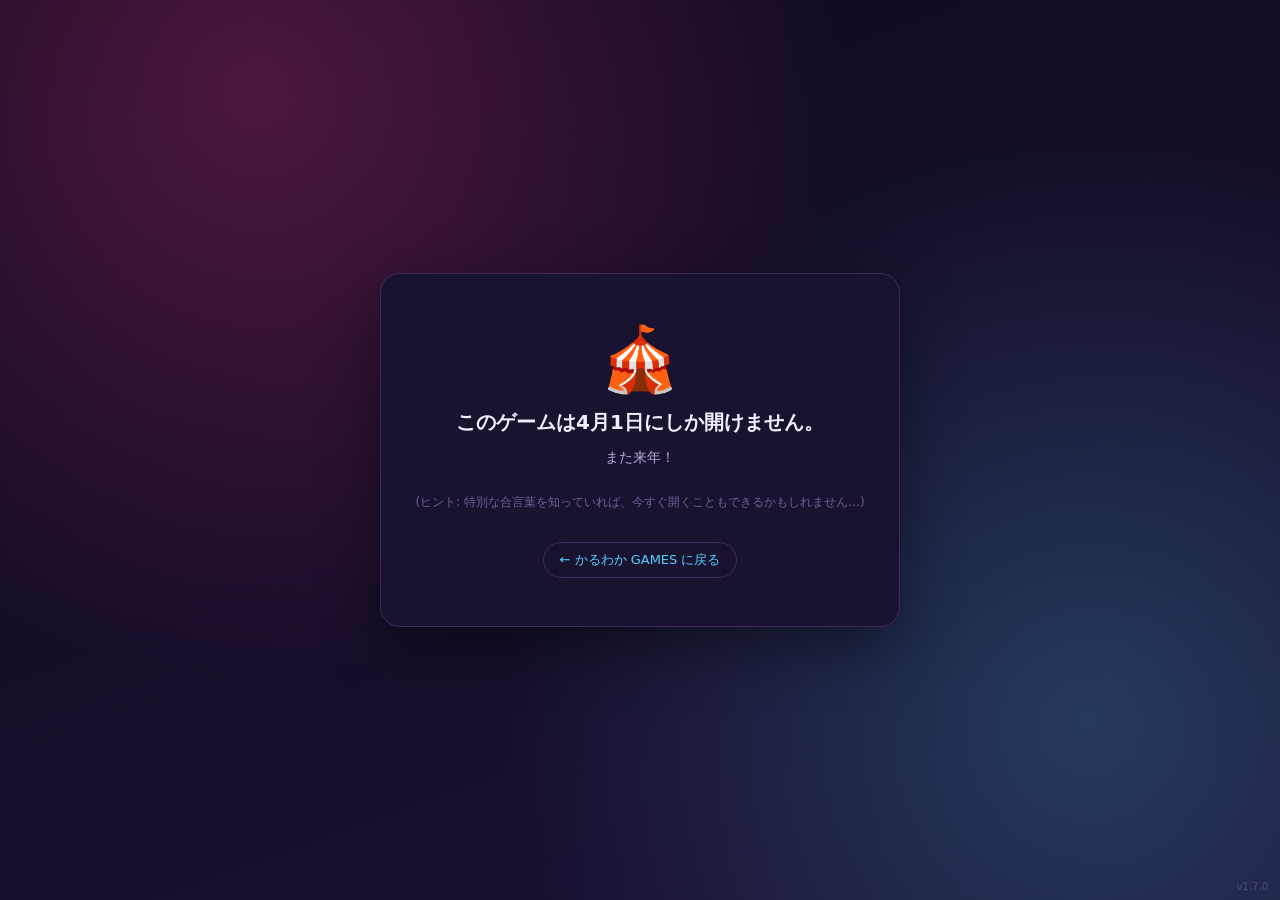
<file: aprilfools-game/index.html>
<!DOCTYPE html>
<html lang="ja">
<head>
<meta charset="UTF-8">
<meta name="viewport" content="width=device-width, initial-scale=1, maximum-scale=1">
<meta name="robots" content="noindex, nofollow">
<title>🔐 本人確認センター - かるわか GAMES</title>
<meta name="description" content="4月1日限定。あなたが人間であることを確認する、はずのシステム。">
<style>
  :root{
    --bg1:#0f0a1e;
    --bg2:#1c1033;
    --accent:#ff3d9a;
    --accent2:#4fd1ff;
    --accent3:#ffd23f;
    --card:#1a1330;
    --card-border:#3a2a5c;
    --text:#f2eeff;
    --text-dim:#b6a9d6;
    --ok:#4fd18f;
    --ng:#ff5d6c;
  }
  *{box-sizing:border-box;}
  html,body{margin:0;padding:0;}
  body{
    min-height:100vh;
    background:
      radial-gradient(circle at 20% 10%, rgba(255,61,154,.25), transparent 45%),
      radial-gradient(circle at 85% 80%, rgba(79,209,255,.22), transparent 45%),
      linear-gradient(160deg, var(--bg1), var(--bg2));
    color:var(--text);
    font-family:"Hiragino Sans","Yu Gothic UI","Segoe UI",system-ui,sans-serif;
    display:flex;
    align-items:center;
    justify-content:center;
    padding:24px;
    overflow-x:hidden;
  }
  .wrap{
    width:100%;
    max-width:520px;
  }

  /* ===== プレースホルダー(4/1以外) ===== */
  .locked{
    text-align:center;
    background:var(--card);
    border:1px solid var(--card-border);
    border-radius:20px;
    padding:48px 28px;
    box-shadow:0 20px 60px rgba(0,0,0,.4);
  }
  .locked .big{ font-size:64px; margin-bottom:12px; }
  .locked h1{ font-size:20px; margin:0 0 10px; }
  .locked p{ color:var(--text-dim); line-height:1.7; margin:0 0 6px; font-size:14px;}
  .locked .hint{ margin-top:22px; font-size:12px; color:#6d5f96; }
  .locked a.back{
    display:inline-block; margin-top:24px; color:var(--accent2);
    text-decoration:none; font-size:13px; border:1px solid var(--card-border);
    padding:8px 16px; border-radius:999px;
  }
  .locked a.back:hover{ background:rgba(79,209,255,.1); }

  /* ===== 本編 ===== */
  .stage-card{
    background:var(--card);
    border:1px solid var(--card-border);
    border-radius:20px;
    padding:32px 26px;
    box-shadow:0 20px 60px rgba(0,0,0,.45);
    position:relative;
    overflow:hidden;
  }
  .kicker{
    font-size:12px; letter-spacing:.08em; color:var(--text-dim); margin:0 0 6px;
    display:flex; align-items:center; justify-content:space-between;
  }
  .kicker .step{ color:var(--accent2); font-weight:700; }
  h1.title{
    font-size:19px; margin:0 0 18px; line-height:1.5;
  }
  .msg{
    font-size:14px; color:var(--text-dim); line-height:1.7; min-height:1.7em; margin:0 0 18px;
  }
  .msg.ng{ color:var(--ng); }
  .msg.ok{ color:var(--ok); }

  .bar-track{
    width:100%; height:14px; border-radius:999px; background:#241a42;
    overflow:hidden; border:1px solid var(--card-border); margin-bottom:8px;
  }
  .bar-fill{
    height:100%; width:0%;
    background:linear-gradient(90deg, var(--accent2), var(--accent));
    border-radius:999px;
    transition:width .25s linear;
  }
  .bar-pct{ text-align:right; font-size:12px; color:var(--text-dim); font-variant-numeric:tabular-nums; }

  .btn{
    appearance:none; border:none; cursor:pointer;
    background:linear-gradient(135deg, var(--accent), #b23bff);
    color:#fff; font-weight:700; font-size:14px;
    padding:13px 22px; border-radius:12px;
    width:100%; margin-top:6px;
    box-shadow:0 8px 20px rgba(255,61,154,.3);
  }
  .btn:active{ transform:translateY(1px); }
  .btn.secondary{
    background:#241a42; color:var(--text); box-shadow:none; border:1px solid var(--card-border);
  }

  .goat-grid{
    display:grid; grid-template-columns:repeat(3,1fr); gap:8px; margin:6px 0 16px;
  }
  .goat-tile{
    aspect-ratio:1; border-radius:12px; border:2px solid var(--card-border);
    background:#241a42; display:flex; align-items:center; justify-content:center;
    font-size:30px; cursor:pointer; user-select:none; transition:.15s;
  }
  .goat-tile.selected{ border-color:var(--accent2); background:rgba(79,209,255,.15); }

  .agree-row{
    display:flex; align-items:center; gap:10px; padding:14px; border-radius:12px;
    background:#241a42; border:1px solid var(--card-border); margin-bottom:16px;
    cursor:pointer; user-select:none; transition:transform .12s;
  }
  .agree-row .box{
    width:22px; height:22px; border-radius:6px; border:2px solid var(--text-dim);
    flex:none; display:flex; align-items:center; justify-content:center; font-size:14px;
  }
  .agree-row.checked .box{ background:var(--ok); border-color:var(--ok); color:#0f0a1e; }
  .agree-row span.label{ font-size:13px; color:var(--text-dim); }

  .tiny{ font-size:11px; color:#6d5f96; text-align:center; margin-top:14px; }

  /* ===== 結果画面 ===== */
  .result{ display:none; text-align:center; }
  .result .emoji-big{ font-size:60px; margin-bottom:8px; animation:pop .5s; }
  @keyframes pop{ 0%{transform:scale(.3) rotate(-15deg); opacity:0;} 70%{transform:scale(1.1) rotate(5deg);} 100%{transform:scale(1) rotate(0);} }
  .result h1{ font-size:22px; margin:0 0 10px; }
  .cert{
    margin:18px 0; padding:18px; border-radius:14px;
    background:repeating-linear-gradient(135deg, rgba(255,210,63,.08), rgba(255,210,63,.08) 10px, transparent 10px, transparent 20px), #241a42;
    border:1px dashed var(--accent3);
    text-align:left; font-size:13px; color:var(--text-dim); line-height:1.9;
  }
  .cert b{ color:var(--text); }
  .share-row{ display:flex; gap:8px; margin-top:16px; }
  .share-row .btn{ margin-top:0; }

  .confetti-piece{
    position:fixed; top:-24px; z-index:50; pointer-events:none; font-size:20px;
    animation:fall linear forwards;
  }
  @keyframes fall{
    to{ transform:translateY(110vh) rotate(400deg); opacity:.2; }
  }

  .shake{ animation:shake .35s; }
  @keyframes shake{
    0%,100%{ transform:translateX(0); }
    20%{ transform:translateX(-8px); }
    40%{ transform:translateX(7px); }
    60%{ transform:translateX(-5px); }
    80%{ transform:translateX(4px); }
  }

  .version-tag{
    position:fixed; bottom:8px; right:12px;
    font-size:10px; color:#6d5f96; opacity:.6;
    pointer-events:none; z-index:10;
  }
</style>
</head>
<body>
<div class="wrap" id="wrap"></div>
<div class="version-tag" id="versionTag"></div>

<script src="js/version.js"></script>
<script>
(function(){
  const vEl = document.getElementById("versionTag");
  if (vEl && typeof CHANGELOG !== "undefined" && CHANGELOG.length) {
    vEl.textContent = "v" + CHANGELOG[CHANGELOG.length - 1].version;
  }

  const unlocked = new URLSearchParams(location.search).has("0401") ||
    (new Date().getMonth() === 3 && new Date().getDate() === 1);

  const wrap = document.getElementById("wrap");

  if (!unlocked) {
    wrap.innerHTML = `
      <div class="locked">
        <div class="big">🎪</div>
        <h1>このゲームは4月1日にしか開けません。</h1>
        <p>また来年！</p>
        <p class="hint">(ヒント: 特別な合言葉を知っていれば、今すぐ開くこともできるかもしれません…)</p>
        <a class="back" href="../">← かるわか GAMES に戻る</a>
      </div>
    `;
    return;
  }

  render();

  function render(){
    wrap.innerHTML = `
      <div class="stage-card" id="card"></div>
    `;
    runStages();
  }

  function runStages(){
    const card = document.getElementById("card");
    const TOTAL_STEPS = 4;
    let step = 0;

    function setStep(html){
      card.innerHTML = html;
    }

    function stepHeader(n, title){
      return `
        <div class="kicker"><span>🔐 本人確認センター</span><span class="step">STEP ${n} / ${TOTAL_STEPS}</span></div>
        <h1 class="title">${title}</h1>
      `;
    }

    // ---- STEP 1: 進捗バーが土壇場で裏切る ----
    function stage1(){
      step = 1;
      setStep(`
        ${stepHeader(1, "通信環境を確認しています…")}
        <p class="msg" id="msg1">サーバーとの接続を確立しています。しばらくお待ちください。</p>
        <div class="bar-track"><div class="bar-fill" id="bar1"></div></div>
        <div class="bar-pct" id="pct1">0%</div>
      `);
      const bar = document.getElementById("bar1");
      const pct = document.getElementById("pct1");
      let p = 0;
      const timer = setInterval(() => {
        p += Math.random() * 9 + 3;
        if (p >= 97) {
          p = 97;
          clearInterval(timer);
          setTimeout(fail, 500);
        }
        bar.style.width = p + "%";
        pct.textContent = Math.floor(p) + "%";
      }, 140);

      function fail(){
        document.getElementById("msg1").innerHTML =
          `<span style="color:var(--ng)">⚠️ サーバーが恥ずかしくなって接続を切りました。</span>`;
        card.classList.add("shake");
        setTimeout(() => card.classList.remove("shake"), 400);
        const btn = document.createElement("button");
        btn.className = "btn";
        btn.textContent = "気を取り直してもう一度試す →";
        btn.onclick = stage2;
        card.appendChild(btn);
      }
    }

    // ---- STEP 2: ヤギしかいない画像認証 ----
    function stage2(){
      step = 2;
      const total = 9;
      setStep(`
        ${stepHeader(2, "画像認証: 「ヤギ」をすべて選択してください")}
        <p class="msg" id="msg2">該当するマスをすべてタップしてから「確認」を押してください。</p>
        <div class="goat-grid" id="grid"></div>
        <button class="btn" id="check2">確認</button>
      `);
      const grid = document.getElementById("grid");
      for (let i = 0; i < total; i++) {
        const tile = document.createElement("div");
        tile.className = "goat-tile";
        tile.textContent = "🐐";
        tile.onclick = () => tile.classList.toggle("selected");
        grid.appendChild(tile);
      }
      const excuses = [
        "不正解です。ヒント: 全部ヤギです。",
        "まだ足りません。本当に、ぜんぶヤギです。",
        "惜しい！…わけでもなく、全マスがヤギです。"
      ];
      let tries = 0;
      document.getElementById("check2").onclick = () => {
        const selected = grid.querySelectorAll(".selected").length;
        const msg = document.getElementById("msg2");
        if (selected === total) {
          msg.className = "msg ok";
          msg.textContent = "✅ 認証成功…にしては簡単すぎましたね。";
          setTimeout(stage3, 700);
        } else {
          msg.className = "msg ng";
          msg.textContent = excuses[Math.min(tries, excuses.length - 1)];
          tries++;
          card.classList.add("shake");
          setTimeout(() => card.classList.remove("shake"), 400);
        }
      };
    }

    // ---- STEP 3: なかなか同意させてくれないチェックボックス ----
    function stage3(){
      step = 3;
      setStep(`
        ${stepHeader(3, "利用規約への同意")}
        <p class="msg" id="msg3">内容を確認のうえ、チェックしてください。</p>
        <div class="agree-row" id="agree">
          <div class="box" id="agreeBox"></div>
          <span class="label">上記の(存在しない)利用規約に同意します</span>
        </div>
      `);
      const teases = [
        "🤔 本当に読みましたか？もう一度。",
        "🙈 気のせいです、もう一度お願いします。",
        "😅 3回目の正直、いきます。"
      ];
      let clicks = 0;
      const row = document.getElementById("agree");
      const box = document.getElementById("agreeBox");
      const msg = document.getElementById("msg3");
      row.onclick = () => {
        clicks++;
        if (clicks < 3) {
          box.textContent = "";
          msg.className = "msg ng";
          msg.textContent = teases[clicks - 1];
          row.style.transform = `translateX(${clicks % 2 === 0 ? 10 : -10}px)`;
          setTimeout(() => { row.style.transform = "translateX(0)"; }, 150);
        } else {
          box.textContent = "✓";
          row.classList.add("checked");
          msg.className = "msg ok";
          msg.textContent = "✅ ようやく同意されました。";
          setTimeout(stage4, 700);
        }
      };
    }

    // ---- STEP 4: 今度こそ完了する進捗バー ----
    function stage4(){
      step = 4;
      setStep(`
        ${stepHeader(4, "認証情報を送信しています…")}
        <p class="msg" id="msg4">今度こそ、最後までいきます。たぶん。</p>
        <div class="bar-track"><div class="bar-fill" id="bar4"></div></div>
        <div class="bar-pct" id="pct4">0%</div>
      `);
      const bar = document.getElementById("bar4");
      const pct = document.getElementById("pct4");
      let p = 0;
      const timer = setInterval(() => {
        p += Math.random() * 10 + 6;
        if (p >= 100) {
          p = 100;
          clearInterval(timer);
          setTimeout(showResult, 500);
        }
        bar.style.width = p + "%";
        pct.textContent = Math.floor(p) + "%";
      }, 130);
    }

    function showResult(){
      const titles = [
        "だまされ上手", "永遠の一般利用者", "同意ボタン耐性ゼロ",
        "ヤギ数え世界一", "信じる者は救われない", "エイプリルフール検定1級"
      ];
      const title = titles[Math.floor(Math.random() * titles.length)];
      const certNo = "APRIL-" + Math.floor(1000 + Math.random() * 9000);
      const now = new Date();
      const dateStr = `${now.getFullYear()}年4月1日`;

      card.innerHTML = `
        <div class="result" style="display:block">
          <div class="emoji-big">🎉🤡🎊</div>
          <h1>エイプリルフールでした！</h1>
          <p class="msg">安心してください、あなたの本人確認は何も行われていません(そもそも何も送信していません)。</p>
          <div class="cert">
            認定番号: <b>${certNo}</b><br>
            発行日: <b>${dateStr}</b><br>
            称号: <b>「${title}」</b><br>
            所要時間: <b>約1〜2分の無駄</b><br>
            判定: <b style="color:var(--ok)">見事にだまされました</b>
          </div>
          <div class="share-row">
            <button class="btn secondary" id="retryBtn">もう一度だまされる</button>
            <a class="btn" href="../" style="text-decoration:none; display:flex; align-items:center; justify-content:center;">← 一覧に戻る</a>
          </div>
        </div>
      `;
      document.getElementById("retryBtn").onclick = stage1;
      confettiBurst();
    }

    function confettiBurst(){
      const emojis = ["🎉","🎊","🤡","🎪","✨","🥳"];
      for (let i = 0; i < 40; i++) {
        const el = document.createElement("span");
        el.className = "confetti-piece";
        el.textContent = emojis[Math.floor(Math.random() * emojis.length)];
        el.style.left = Math.random() * 100 + "vw";
        el.style.fontSize = (14 + Math.random() * 16) + "px";
        el.style.animationDuration = (2.2 + Math.random() * 1.6) + "s";
        el.style.animationDelay = (Math.random() * 0.5) + "s";
        document.body.appendChild(el);
        setTimeout(() => el.remove(), 4500);
      }
    }

    stage1();
  }
})();
</script>
</body>
</html>
</file>
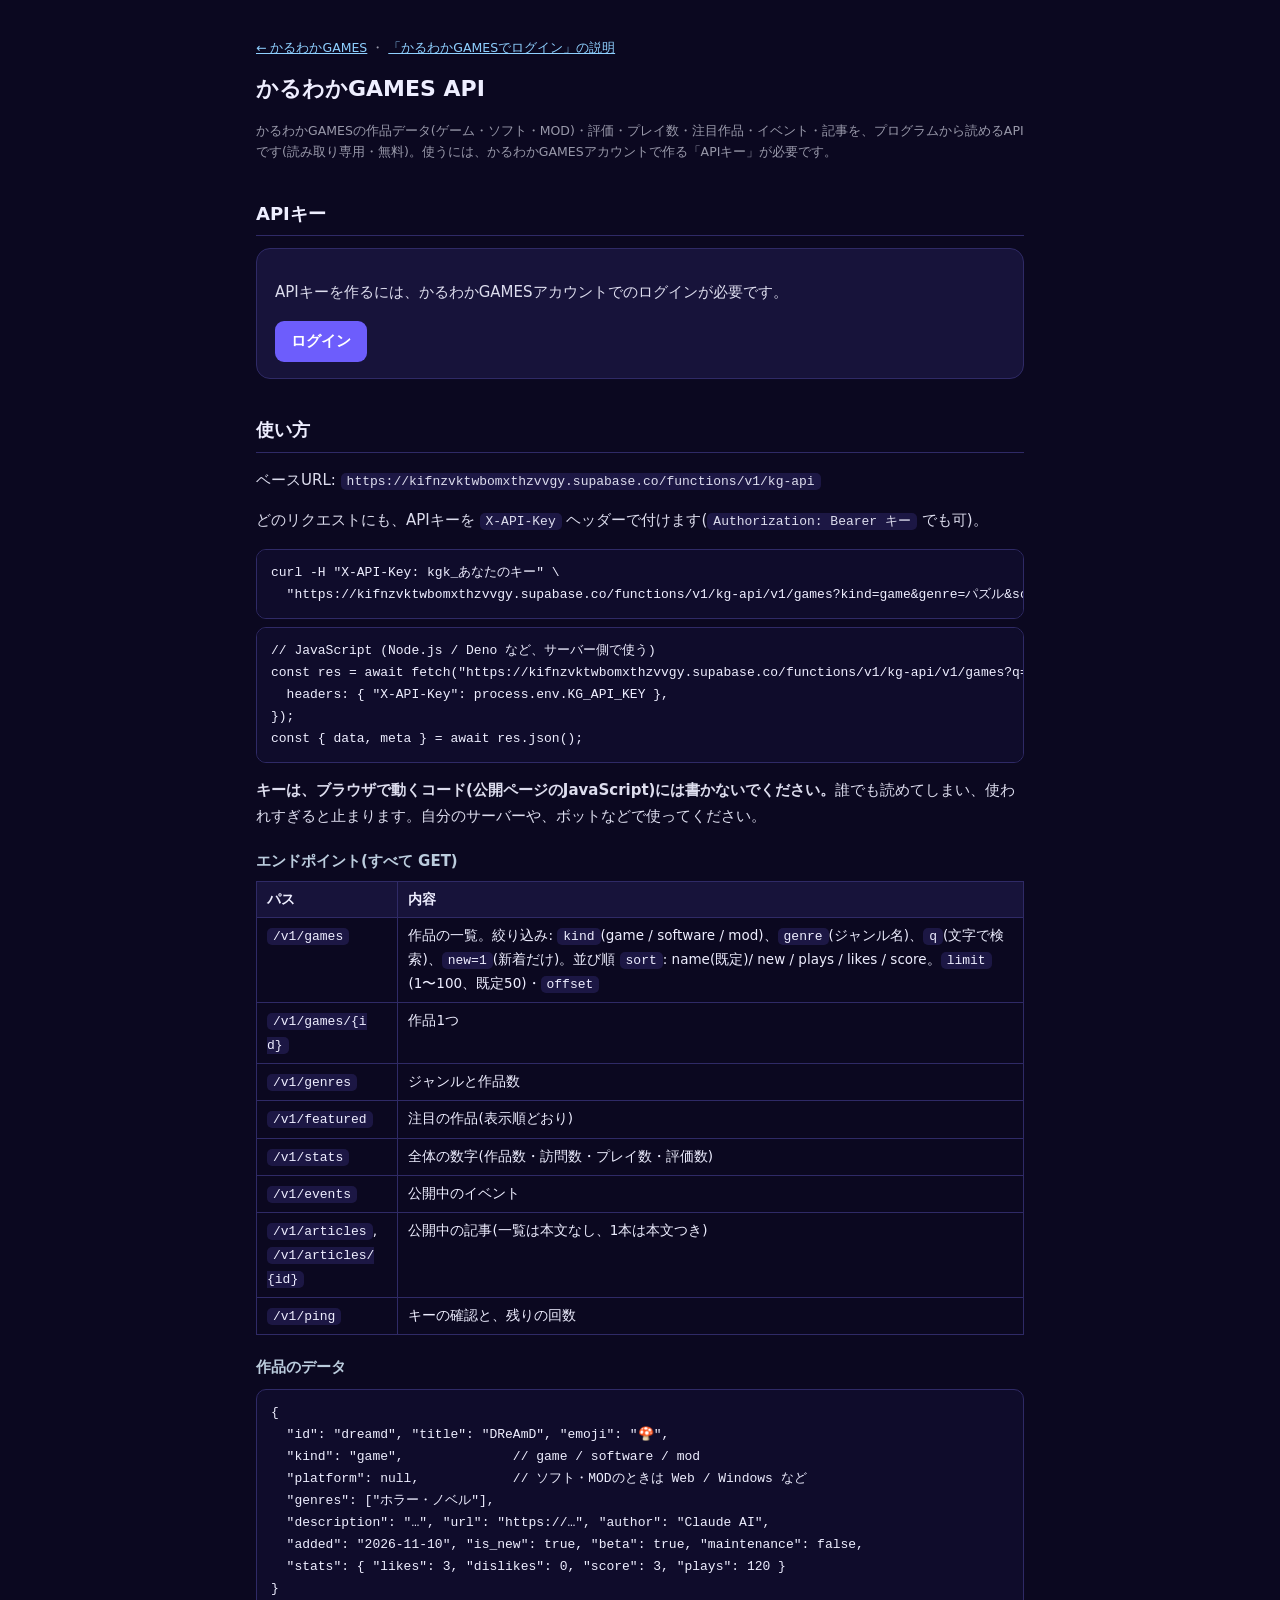
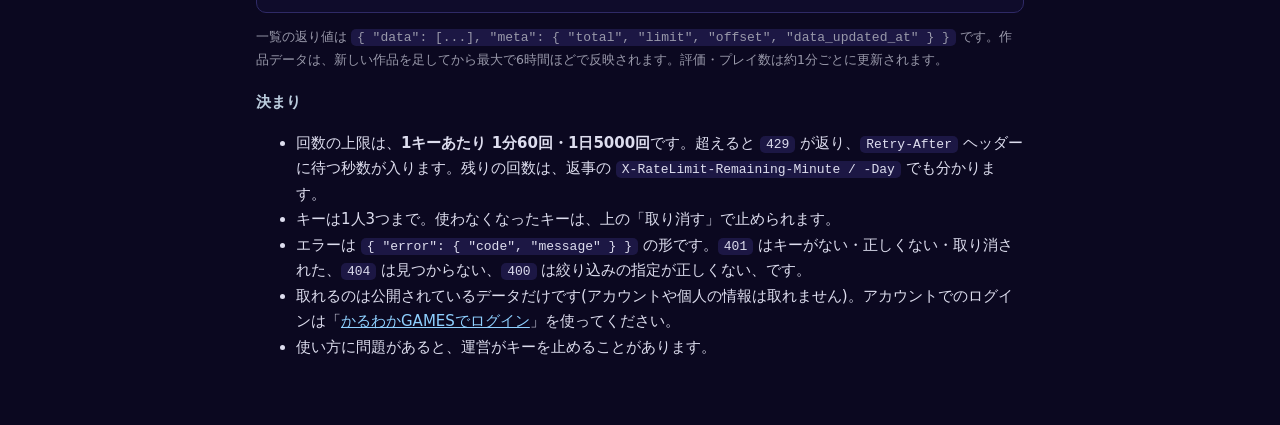
<file: api.html>
<!doctype html>
<html lang="ja">
<head>
<meta charset="utf-8">
<meta name="viewport" content="width=device-width, initial-scale=1">
<meta name="robots" content="noindex">
<title>かるわかGAMES API</title>
<style>
  :root { color-scheme: dark; }
  * { box-sizing: border-box; }
  body { margin: 0; background: #0b0820; color: #eef; font: 15px/1.7 system-ui, "Yu Gothic UI", sans-serif; }
  main { max-width: 800px; margin: 0 auto; padding: 24px 16px 64px; }
  h1 { font-size: 22px; margin: 0 0 4px; }
  h2 { font-size: 18px; margin: 36px 0 10px; padding-bottom: 6px; border-bottom: 1px solid #2f2a66; }
  h3 { font-size: 15px; margin: 20px 0 6px; color: #bcd; }
  p, li { color: #dde; }
  a { color: #8fd0ff; }
  code, pre { font-family: ui-monospace, Consolas, monospace; font-size: 13px; }
  code { background: #1c1744; padding: 1px 6px; border-radius: 5px; word-break: break-all; }
  pre { background: #0f0c2b; border: 1px solid #2f2a66; border-radius: 10px; padding: 12px 14px; overflow-x: auto; margin: 8px 0; }
  pre code { background: none; padding: 0; word-break: normal; }
  table { border-collapse: collapse; width: 100%; font-size: 13.5px; }
  td, th { border: 1px solid #2f2a66; padding: 6px 10px; text-align: left; vertical-align: top; }
  th { background: #17133a; }
  .box { background: #17133a; border: 1px solid #2f2a66; border-radius: 14px; padding: 16px 18px; margin: 12px 0; }
  .app { background: #0f0c2b; border: 1px solid #2f2a66; border-radius: 12px; padding: 12px 14px; margin: 10px 0; }
  .muted { color: #99a; font-size: 12.5px; }
  .err { color: #fca5a5; }
  .okmsg { color: #86efac; }
  .badge { display: inline-block; font-size: 11px; padding: 1px 8px; border-radius: 999px; margin-left: 6px; }
  .badge.off { background: #4c1d1d; color: #fca5a5; }
  .badge.ok { background: #14532d; color: #86efac; }
  label { display: block; margin: 10px 0 2px; font-size: 13px; color: #bcd; }
  input[type=text] { width: 100%; font: inherit; color: #eef; background: #0f0c2b; border: 1px solid #3a3480; border-radius: 8px; padding: 8px 10px; }
  button { font: inherit; font-weight: 600; padding: 8px 16px; border-radius: 9px; border: 0; cursor: pointer; background: #6d5dfc; color: #fff; }
  button.sub { background: #2a2557; color: #dde; }
  button.danger { background: #7f1d1d; color: #fee; }
  button:disabled { opacity: .5; cursor: default; }
  .row { display: flex; gap: 8px; flex-wrap: wrap; margin-top: 10px; }
  .secret { background: #052e16; border: 1px solid #166534; border-radius: 10px; padding: 10px 12px; margin: 10px 0; word-break: break-all; }
  [hidden] { display: none !important; }
</style>
</head>
<body>
<main>
  <p class="muted"><a href="./">← かるわかGAMES</a> ・ <a href="developers.html">「かるわかGAMESでログイン」の説明</a></p>
  <h1>かるわかGAMES API</h1>
  <p class="muted">かるわかGAMESの作品データ(ゲーム・ソフト・MOD)・評価・プレイ数・注目作品・イベント・記事を、プログラムから読めるAPIです(読み取り専用・無料)。使うには、かるわかGAMESアカウントで作る「APIキー」が必要です。</p>

  <h2>APIキー</h2>
  <div id="keys" class="box"><p>読み込み中…</p></div>

  <h2>使い方</h2>
  <p>ベースURL: <code>https://kifnzvktwbomxthzvvgy.supabase.co/functions/v1/kg-api</code></p>
  <p>どのリクエストにも、APIキーを <code>X-API-Key</code> ヘッダーで付けます(<code>Authorization: Bearer キー</code> でも可)。</p>
<pre><code>curl -H "X-API-Key: kgk_あなたのキー" \
  "https://kifnzvktwbomxthzvvgy.supabase.co/functions/v1/kg-api/v1/games?kind=game&amp;genre=パズル&amp;sort=score&amp;limit=5"</code></pre>
<pre><code>// JavaScript (Node.js / Deno など、サーバー側で使う)
const res = await fetch("https://kifnzvktwbomxthzvvgy.supabase.co/functions/v1/kg-api/v1/games?q=ドット&amp;limit=10", {
  headers: { "X-API-Key": process.env.KG_API_KEY },
});
const { data, meta } = await res.json();</code></pre>
  <p><b>キーは、ブラウザで動くコード(公開ページのJavaScript)には書かないでください。</b>誰でも読めてしまい、使われすぎると止まります。自分のサーバーや、ボットなどで使ってください。</p>

  <h3>エンドポイント(すべて GET)</h3>
  <table>
    <tr><th>パス</th><th>内容</th></tr>
    <tr><td><code>/v1/games</code></td><td>作品の一覧。絞り込み: <code>kind</code>(game / software / mod)、<code>genre</code>(ジャンル名)、<code>q</code>(文字で検索)、<code>new=1</code>(新着だけ)。並び順 <code>sort</code>: name(既定)/ new / plays / likes / score。<code>limit</code>(1〜100、既定50)・<code>offset</code></td></tr>
    <tr><td><code>/v1/games/{id}</code></td><td>作品1つ</td></tr>
    <tr><td><code>/v1/genres</code></td><td>ジャンルと作品数</td></tr>
    <tr><td><code>/v1/featured</code></td><td>注目の作品(表示順どおり)</td></tr>
    <tr><td><code>/v1/stats</code></td><td>全体の数字(作品数・訪問数・プレイ数・評価数)</td></tr>
    <tr><td><code>/v1/events</code></td><td>公開中のイベント</td></tr>
    <tr><td><code>/v1/articles</code>, <code>/v1/articles/{id}</code></td><td>公開中の記事(一覧は本文なし、1本は本文つき)</td></tr>
    <tr><td><code>/v1/ping</code></td><td>キーの確認と、残りの回数</td></tr>
  </table>

  <h3>作品のデータ</h3>
<pre><code>{
  "id": "dreamd", "title": "DReAmD", "emoji": "🍄",
  "kind": "game",              // game / software / mod
  "platform": null,            // ソフト・MODのときは Web / Windows など
  "genres": ["ホラー・ノベル"],
  "description": "…", "url": "https://…", "author": "Claude AI",
  "added": "2026-11-10", "is_new": true, "beta": true, "maintenance": false,
  "stats": { "likes": 3, "dislikes": 0, "score": 3, "plays": 120 }
}</code></pre>
  <p class="muted">一覧の返り値は <code>{ "data": [...], "meta": { "total", "limit", "offset", "data_updated_at" } }</code> です。作品データは、新しい作品を足してから最大で6時間ほどで反映されます。評価・プレイ数は約1分ごとに更新されます。</p>

  <h3>決まり</h3>
  <ul>
    <li>回数の上限は、<b>1キーあたり 1分60回・1日5000回</b>です。超えると <code>429</code> が返り、<code>Retry-After</code> ヘッダーに待つ秒数が入ります。残りの回数は、返事の <code>X-RateLimit-Remaining-Minute / -Day</code> でも分かります。</li>
    <li>キーは1人3つまで。使わなくなったキーは、上の「取り消す」で止められます。</li>
    <li>エラーは <code>{ "error": { "code", "message" } }</code> の形です。<code>401</code> はキーがない・正しくない・取り消された、<code>404</code> は見つからない、<code>400</code> は絞り込みの指定が正しくない、です。</li>
    <li>取れるのは公開されているデータだけです(アカウントや個人の情報は取れません)。アカウントでのログインは「<a href="developers.html">かるわかGAMESでログイン</a>」を使ってください。</li>
    <li>使い方に問題があると、運営がキーを止めることがあります。</li>
  </ul>
</main>

<script src="js/karuwaka-account.js" data-badge="off"></script>
<script>
(function () {
  "use strict";
  var box = document.getElementById("keys");
  var REASONS = {
    auth: "ログインの期限が切れました。もう一度ログインしてください。",
    name: "キーの名前を1〜40文字で入れてください。",
    limit: "キーは3つまで作れます。使わないキーを取り消してから作ってください。",
    notfound: "キーが見つかりません。"
  };
  var NET = "通信できませんでした。もう一度ためしてください。";
  function el(tag, props, kids) {
    var e = document.createElement(tag);
    for (var k in (props || {})) {
      if (k === "text") e.textContent = props[k];
      else if (k === "class") e.className = props[k];
      else e.setAttribute(k, props[k]);
    }
    (kids || []).forEach(function (c) { if (c) e.appendChild(typeof c === "string" ? document.createTextNode(c) : c); });
    return e;
  }
  function btn(text, cls, fn) { var b = el("button", { type: "button", class: cls || "", text: text }); b.addEventListener("click", function () { fn(b); }); return b; }
  function say(node, text, ok) { node.textContent = text; node.className = ok ? "okmsg" : "err"; }
  function call(fn, args) { return KaAccount._call(fn, args); }
  function fmt(iso) { var d = new Date(iso); return isNaN(d) ? "-" : d.toLocaleString("ja-JP", { month: "numeric", day: "numeric", hour: "2-digit", minute: "2-digit" }); }

  function render(newKey) {
    box.textContent = "";
    if (!KaAccount.isLoggedIn()) {
      box.appendChild(el("p", { text: "APIキーを作るには、かるわかGAMESアカウントでのログインが必要です。" }));
      box.appendChild(btn("ログイン", "", function () { KaAccount.login("login"); }));
      return;
    }
    var u = KaAccount.user();
    box.appendChild(el("p", { class: "muted", text: "ログイン中: " + u.avatar + " " + u.display_name + " (@" + u.username + ")" }));
    if (newKey) {
      var code = el("code", { text: newKey });
      var copy = btn("コピー", "sub", function (b) { try { navigator.clipboard.writeText(newKey).then(function () { b.textContent = "コピーしました"; }); } catch (e) { b.textContent = "選んでコピーしてください"; } });
      box.appendChild(el("div", { class: "secret" }, [el("b", { text: "APIキーは、この1回しか表示されません。今すぐ安全な場所に控えてください。" }), el("br"), code, el("br"), copy]));
    }
    var list = el("div", {}, [el("p", { class: "muted", text: "読み込み中…" })]);
    box.appendChild(list);
    var name = el("input", { type: "text", maxlength: "40", placeholder: "キーの名前(例: 自分のDiscordボット)" });
    var msg = el("p", {});
    box.appendChild(el("label", { text: "新しいキーを作る" }));
    box.appendChild(name);
    box.appendChild(el("div", { class: "row" }, [btn("キーを作る", "", function (b) {
      b.disabled = true; msg.textContent = "";
      call("kg_key_create", { p_name: name.value }).then(function (r) {
        if (r && r.ok) render(r.key); else { b.disabled = false; say(msg, REASONS[r && r.reason] || NET); }
      }).catch(function () { b.disabled = false; say(msg, NET); });
    })]));
    box.appendChild(msg);
    call("kg_key_list", {}).then(function (r) {
      list.textContent = "";
      if (!r || !r.ok) return list.appendChild(el("p", { class: "err", text: REASONS[r && r.reason] || NET }));
      if (!r.keys.length) list.appendChild(el("p", { class: "muted", text: "まだキーはありません。" }));
      r.keys.forEach(function (k) {
        var title = el("b", { text: k.name });
        title.appendChild(el("span", { class: "badge " + (k.revoked ? "off" : "ok"), text: k.revoked ? "取り消し済み" : "有効" }));
        var m = el("p", {});
        var row = el("div", { class: "row" });
        if (!k.revoked) row.appendChild(btn("取り消す", "danger", function (b) {
          if (!confirm("このキー(" + k.prefix + "…)を取り消します。使っているプログラムは動かなくなります。よろしいですか?")) return;
          b.disabled = true;
          call("kg_key_revoke", { p_id: k.id }).then(function (r2) { if (r2 && r2.ok) render(); else { b.disabled = false; say(m, REASONS[r2 && r2.reason] || NET); } }).catch(function () { b.disabled = false; say(m, NET); });
        }));
        list.appendChild(el("div", { class: "app" }, [title,
          el("div", { class: "muted", text: k.prefix + "…  /  作成: " + fmt(k.created_at) + "  /  最後に使った日時: " + (k.last_used_at ? fmt(k.last_used_at) : "まだ使っていません") }),
          el("div", { class: "muted", text: "今日の使用回数: " + k.today + " / 5000  ・ 合計: " + k.total_requests + "回" }),
          row, m]));
      });
    }).catch(function () { list.textContent = NET; });
  }

  KaAccount.ready.then(function () {
    var last = KaAccount.isLoggedIn() ? KaAccount.user().username : "";
    render();
    KaAccount.onChange(function (u) { var k = u ? u.username : ""; if (k !== last) { last = k; render(); } });
  });
})();
</script>
</body>
</html>
</file>
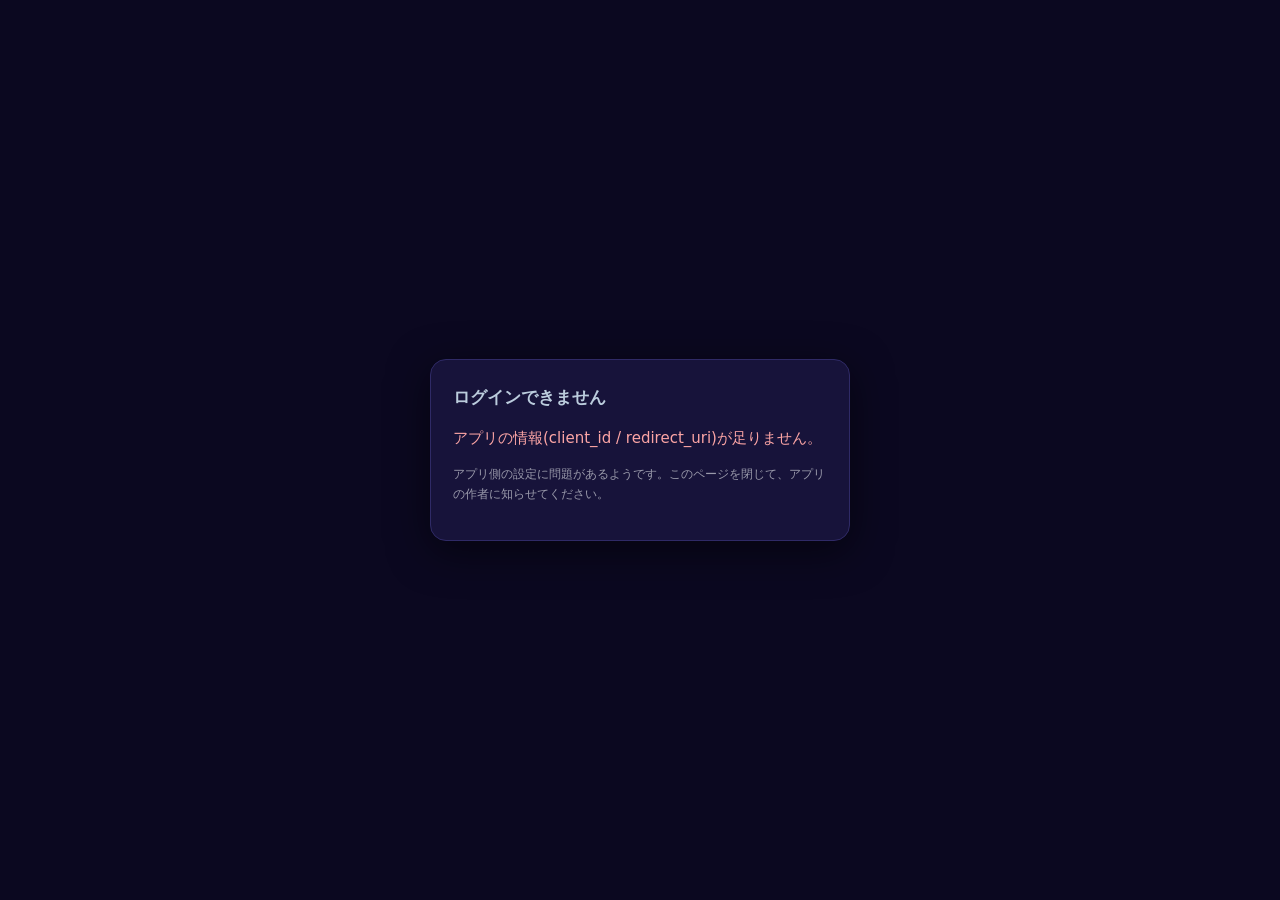
<file: authorize.html>
<!doctype html>
<html lang="ja">
<head>
<meta charset="utf-8">
<meta name="viewport" content="width=device-width, initial-scale=1">
<meta name="robots" content="noindex">
<meta name="referrer" content="no-referrer">
<title>かるわかGAMESでログイン</title>
<style>
  :root { color-scheme: dark; }
  * { box-sizing: border-box; }
  body { margin: 0; min-height: 100vh; display: grid; place-items: center; background: #0b0820; color: #eef; font: 15px/1.6 system-ui, "Yu Gothic UI", sans-serif; padding: 16px; }
  .card { width: 100%; max-width: 420px; background: #17133a; border: 1px solid #2f2a66; border-radius: 16px; padding: 24px 22px; box-shadow: 0 10px 40px #0008; }
  h1 { font-size: 17px; margin: 0 0 4px; color: #bcd; font-weight: 600; }
  .brand { font-size: 13px; color: #8fd0ff; margin-bottom: 14px; }
  .app { background: #0f0c2b; border: 1px solid #2f2a66; border-radius: 12px; padding: 12px 14px; margin: 12px 0; }
  .app b { font-size: 18px; word-break: break-all; }
  .app .desc { color: #cde; font-size: 13px; margin-top: 4px; word-break: break-word; }
  .app .meta { color: #99a; font-size: 12px; margin-top: 6px; word-break: break-all; }
  .badge { display: inline-block; font-size: 11px; padding: 1px 8px; border-radius: 999px; margin-left: 6px; vertical-align: middle; }
  .badge.ok { background: #14532d; color: #86efac; }
  .badge.warn { background: #4a3a05; color: #fde68a; }
  ul { margin: 8px 0 12px; padding-left: 20px; color: #dde; }
  li.no { color: #99a; list-style: none; margin-left: -20px; }
  .who { font-size: 13px; color: #bcd; margin: 10px 0; }
  .who a { color: #8fd0ff; cursor: pointer; text-decoration: underline; }
  .row { display: flex; gap: 10px; margin-top: 14px; }
  button { flex: 1; font: inherit; font-weight: 600; padding: 11px 12px; border-radius: 10px; border: 0; cursor: pointer; }
  button.main { background: #6d5dfc; color: #fff; }
  button.main:hover { background: #7d6dff; }
  button.sub { background: #2a2557; color: #dde; }
  button.sub:hover { background: #38327a; }
  button:disabled { opacity: .5; cursor: default; }
  .note { font-size: 12px; color: #99a; margin-top: 12px; }
  .err { color: #fca5a5; }
  .warnbox { background: #3a2a05; border: 1px solid #7a5a10; color: #fde68a; font-size: 12.5px; border-radius: 10px; padding: 8px 10px; margin: 10px 0; }
  [hidden] { display: none !important; }
</style>
</head>
<body>
<!--
  かるわかGAMESを「OAuth提供側」にするための認可画面(認可コードフロー + PKCE)。
  使い方は developers.html を見る。ここでは、①アプリと戻り先が登録どおりか確認 → ②ログイン(なければ) →
  ③初めてなら「許可しますか?」を聞く → ④認可コードをつけて戻り先へ返す、をやる。
  戻り先が登録と完全一致しないときは、どこにも戻さずここでエラーを見せる(オープンリダイレクト対策)。
-->
<main class="card" id="card"><p>確認しています…</p></main>

<script src="js/karuwaka-account.js" data-badge="off"></script>
<script>
(function () {
  "use strict";
  // クリックジャッキング対策(GitHub Pagesでは応答ヘッダーで禁止できないので、枠の中なら動かさない)
  if (window.top !== window.self) {
    document.getElementById("card").innerHTML = "<p>この画面は、ほかのページの中では表示できません。</p>";
    try { window.top.location = window.self.location; } catch (e) {}
    return;
  }
  var URL_BASE = "https://kifnzvktwbomxthzvvgy.supabase.co";
  var KEY = "eyJhbGciOiJIUzI1NiIsInR5cCI6IkpXVCJ9.eyJpc3MiOiJzdXBhYmFzZSIsInJlZiI6ImtpZm56dmt0d2JvbXh0aHp2dmd5Iiwicm9sZSI6ImFub24iLCJpYXQiOjE3Nzc4MzgxMzgsImV4cCI6MjA5MzQxNDEzOH0.M7nXP-u--6J_6rRpgz1cJj21_7KX6MtfTmZy77Xf_IE";
  var card = document.getElementById("card");
  var q = new URLSearchParams(location.search);
  var clientId = q.get("client_id") || "";
  var redirectUri = q.get("redirect_uri") || "";
  var state = q.get("state");
  var challenge = q.get("code_challenge") || "";
  var method = q.get("code_challenge_method") || (challenge ? "plain" : "");
  var info = null, busy = false;

  function el(tag, props, kids) {
    var e = document.createElement(tag);
    for (var k in (props || {})) {
      if (k === "text") e.textContent = props[k];
      else if (k === "class") e.className = props[k];
      else e.setAttribute(k, props[k]);
    }
    (kids || []).forEach(function (c) { e.appendChild(typeof c === "string" ? document.createTextNode(c) : c); });
    return e;
  }
  function show(nodes) { card.textContent = ""; nodes.forEach(function (n) { card.appendChild(n); }); }

  function rpc(fn, args) {
    return fetch(URL_BASE + "/rest/v1/rpc/" + fn, {
      method: "POST",
      headers: { apikey: KEY, Authorization: "Bearer " + KEY, "Content-Type": "application/json" },
      body: JSON.stringify(args)
    }).then(function (r) { if (!r.ok) throw new Error("http " + r.status); return r.json(); });
  }

  // 戻り先へ(登録と一致した redirect_uri にだけ使う)
  function back(params) {
    var u = new URL(redirectUri);
    for (var k in params) u.searchParams.set(k, params[k]);
    if (state != null) u.searchParams.set("state", state);
    show([el("p", { text: "アプリに戻っています…" })]);
    location.replace(u.href);
  }
  function deny(code, desc) { back({ error: code, error_description: desc }); }

  function fatal(msg) {
    show([el("h1", { text: "ログインできません" }), el("p", { class: "err", text: msg }),
      el("p", { class: "note", text: "アプリ側の設定に問題があるようです。このページを閉じて、アプリの作者に知らせてください。" })]);
  }

  function host() { try { return new URL(redirectUri).host; } catch (e) { return redirectUri; } }

  function appCard() {
    var title = el("b", { text: info.name });
    title.appendChild(el("span", info.verified ? { class: "badge ok", text: "確認済み" } : { class: "badge warn", text: "未確認" }));
    var kids = [title];
    if (info.description) kids.push(el("div", { class: "desc", text: info.description }));
    kids.push(el("div", { class: "meta", text: "作成者: " + info.owner_name + " (@" + info.owner_username + ")" }));
    kids.push(el("div", { class: "meta", text: "ログイン後の戻り先: " + host() }));
    return el("div", { class: "app" }, kids);
  }

  function head() {
    return [el("div", { class: "brand", text: "かるわかGAMES" }), el("h1", { text: "次のアプリが、あなたのかるわかGAMESアカウントでのログインを求めています" })];
  }

  function renderLogin() {
    var login = el("button", { class: "main", type: "button", text: "かるわかGAMESでログイン" });
    var cancel = el("button", { class: "sub", type: "button", text: "キャンセル" });
    login.addEventListener("click", function () { KaAccount.login("login"); });
    cancel.addEventListener("click", function () { deny("access_denied", "user canceled"); });
    show(head().concat([appCard(), el("div", { class: "row" }, [cancel, login]),
      el("p", { class: "note", text: "アカウントを持っていなくても、ログイン画面から作れます(Google・Discord・GitHubでも作れます)。" })]));
  }

  function renderConsent(user) {
    var allow = el("button", { class: "main", type: "button", text: "許可する" });
    var cancel = el("button", { class: "sub", type: "button", text: "キャンセル" });
    var other = el("a", { text: "別のアカウントで続ける" });
    allow.addEventListener("click", function () { authorize(true, allow); });
    cancel.addEventListener("click", function () { deny("access_denied", "user canceled"); });
    other.addEventListener("click", function () { KaAccount.logout(); });
    var nodes = head().concat([appCard()]);
    if (!info.verified) nodes.push(el("div", { class: "warnbox", text: "このアプリは、運営による確認を受けていません。心当たりのないアプリは「キャンセル」してください。" }));
    nodes.push(el("div", { class: "who" }, ["ログイン中: " + user.avatar + " " + user.display_name + " (@" + user.username + ")  ", other]));
    nodes.push(el("p", { text: "許可すると、このアプリに次の情報が渡ります:" }));
    nodes.push(el("ul", {}, [
      el("li", { text: "ユーザー名・表示名・アイコン" }),
      el("li", { class: "no", text: "※ パスワードや、ゲームのセーブデータは渡りません" })
    ]));
    nodes.push(el("div", { class: "row" }, [cancel, allow]));
    nodes.push(el("p", { class: "note", text: "あとから、developers.html の「連携中のアプリ」でいつでも取り消せます。" }));
    show(nodes);
  }

  function authorize(consent, btn) {
    if (busy) return;
    busy = true;
    if (btn) btn.disabled = true;
    var token = KaAccount.token();
    rpc("ka_oauth_authorize", {
      p_token: token, p_client_id: clientId, p_redirect_uri: redirectUri,
      p_challenge: challenge || null, p_consent: !!consent
    }).then(function (r) {
      busy = false;
      if (r && r.ok) return back({ code: r.code });
      if (r && r.reason === "consent") return renderConsent(KaAccount.user());
      if (r && r.reason === "auth") return render();
      if (r && r.reason === "challenge") return deny("invalid_request", "code_challenge (S256) is required");
      fatal("認可できませんでした(" + ((r && r.reason) || "unknown") + ")");
    }).catch(function () {
      busy = false;
      if (btn) btn.disabled = false;
      show([el("h1", { text: "通信できませんでした" }), el("p", { class: "err", text: "ネットワークを確認して、もう一度ためしてください。" }),
        (function () { var b = el("button", { class: "main", type: "button", text: "再読み込み" }); b.addEventListener("click", function () { location.reload(); }); return b; })()]);
    });
  }

  function render() {
    if (!info) return;
    if (!KaAccount.isLoggedIn()) return renderLogin();
    authorize(false); // 許可済みならそのまま戻る。初めてなら同意画面を出す
  }

  function start() {
    if (!clientId || !redirectUri) return fatal("アプリの情報(client_id / redirect_uri)が足りません。");
    rpc("ka_oauth_app_info", { p_client_id: clientId, p_redirect_uri: redirectUri }).then(function (r) {
      if (!r || !r.ok) {
        return fatal(r && r.reason === "redirect" ? "戻り先のURLが、アプリに登録されたものと一致しません。" : "このアプリは登録されていないか、停止されています。");
      }
      info = r;
      if ((q.get("response_type") || "code") !== "code") return deny("unsupported_response_type", "only response_type=code is supported");
      if (challenge && method !== "S256") return deny("invalid_request", "code_challenge_method must be S256");
      if (!challenge && !info.confidential) return deny("invalid_request", "code_challenge (PKCE, S256) is required");
      KaAccount.ready.then(function () {
        var last = null;
        KaAccount.onChange(function (u) {
          var key = u ? u.username : "";
          if (key === last) return;
          last = key;
          render();
        });
        last = KaAccount.isLoggedIn() ? KaAccount.user().username : "";
        render();
      });
    }).catch(function () { fatal("通信できませんでした。ネットワークを確認して、再読み込みしてください。"); });
  }
  start();
})();
</script>
</body>
</html>
</file>
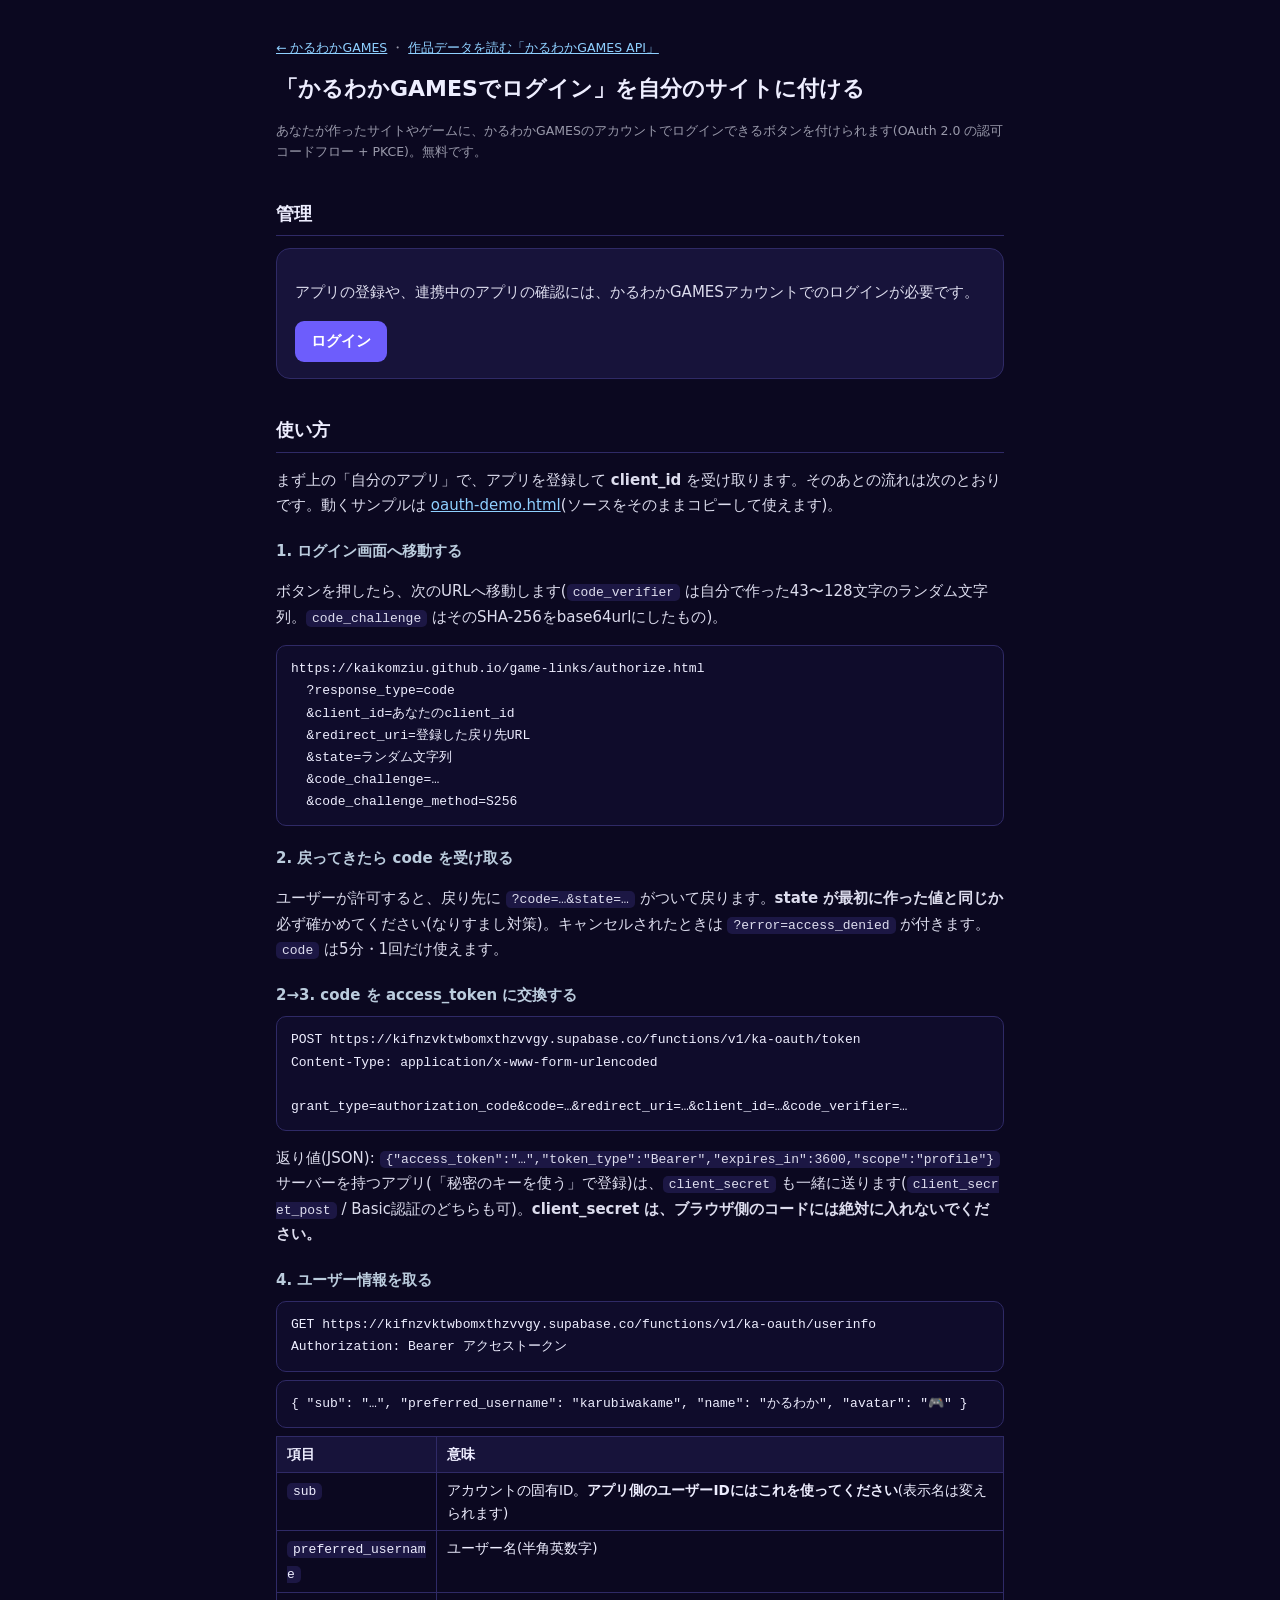
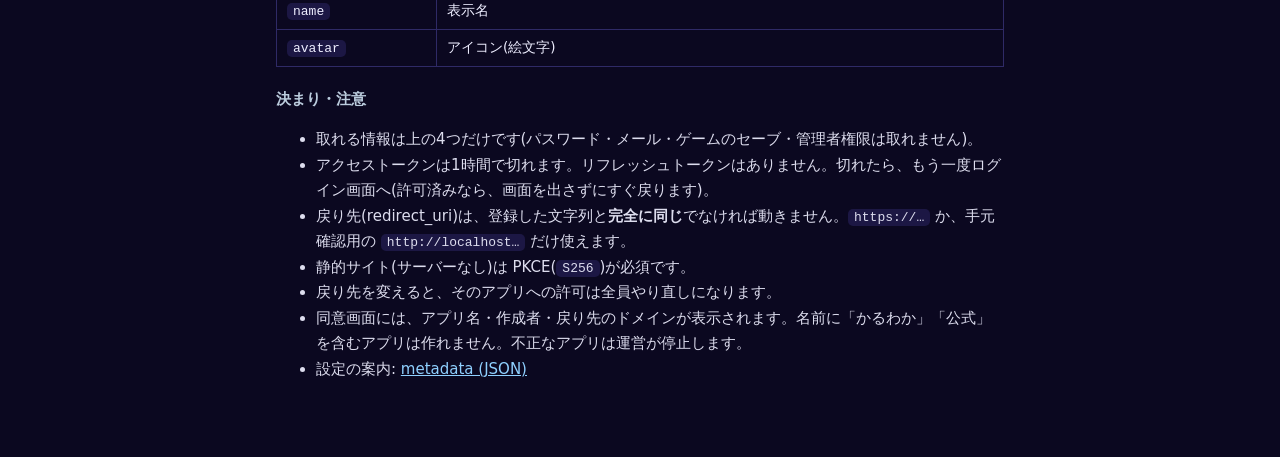
<file: developers.html>
<!doctype html>
<html lang="ja">
<head>
<meta charset="utf-8">
<meta name="viewport" content="width=device-width, initial-scale=1">
<meta name="robots" content="noindex">
<title>かるわかGAMESでログイン - 開発者向け</title>
<style>
  :root { color-scheme: dark; }
  * { box-sizing: border-box; }
  body { margin: 0; background: #0b0820; color: #eef; font: 15px/1.7 system-ui, "Yu Gothic UI", sans-serif; }
  main { max-width: 760px; margin: 0 auto; padding: 24px 16px 64px; }
  h1 { font-size: 22px; margin: 0 0 4px; }
  h2 { font-size: 18px; margin: 36px 0 10px; padding-bottom: 6px; border-bottom: 1px solid #2f2a66; }
  h3 { font-size: 15px; margin: 20px 0 6px; color: #bcd; }
  p, li { color: #dde; }
  a { color: #8fd0ff; }
  code, pre { font-family: ui-monospace, Consolas, monospace; font-size: 13px; }
  code { background: #1c1744; padding: 1px 6px; border-radius: 5px; word-break: break-all; }
  pre { background: #0f0c2b; border: 1px solid #2f2a66; border-radius: 10px; padding: 12px 14px; overflow-x: auto; margin: 8px 0; }
  pre code { background: none; padding: 0; word-break: normal; }
  table { border-collapse: collapse; width: 100%; font-size: 13.5px; }
  td, th { border: 1px solid #2f2a66; padding: 6px 10px; text-align: left; vertical-align: top; }
  th { background: #17133a; }
  .box { background: #17133a; border: 1px solid #2f2a66; border-radius: 14px; padding: 16px 18px; margin: 12px 0; }
  .app { background: #0f0c2b; border: 1px solid #2f2a66; border-radius: 12px; padding: 12px 14px; margin: 10px 0; }
  .app b { font-size: 16px; }
  .muted { color: #99a; font-size: 12.5px; }
  .err { color: #fca5a5; }
  .okmsg { color: #86efac; }
  .badge { display: inline-block; font-size: 11px; padding: 1px 8px; border-radius: 999px; margin-left: 6px; }
  .badge.ok { background: #14532d; color: #86efac; }
  .badge.warn { background: #4a3a05; color: #fde68a; }
  .badge.off { background: #4c1d1d; color: #fca5a5; }
  label { display: block; margin: 10px 0 2px; font-size: 13px; color: #bcd; }
  input[type=text], textarea { width: 100%; font: inherit; color: #eef; background: #0f0c2b; border: 1px solid #3a3480; border-radius: 8px; padding: 8px 10px; }
  textarea { min-height: 80px; font-family: ui-monospace, Consolas, monospace; font-size: 13px; }
  button { font: inherit; font-weight: 600; padding: 8px 16px; border-radius: 9px; border: 0; cursor: pointer; background: #6d5dfc; color: #fff; }
  button.sub { background: #2a2557; color: #dde; }
  button.danger { background: #7f1d1d; color: #fee; }
  button:disabled { opacity: .5; cursor: default; }
  .row { display: flex; gap: 8px; flex-wrap: wrap; margin-top: 10px; }
  .secret { background: #052e16; border: 1px solid #166534; border-radius: 10px; padding: 10px 12px; margin: 10px 0; word-break: break-all; }
  [hidden] { display: none !important; }
</style>
</head>
<body>
<main>
  <p class="muted"><a href="./">← かるわかGAMES</a> ・ <a href="api.html">作品データを読む「かるわかGAMES API」</a></p>
  <h1>「かるわかGAMESでログイン」を自分のサイトに付ける</h1>
  <p class="muted">あなたが作ったサイトやゲームに、かるわかGAMESのアカウントでログインできるボタンを付けられます(OAuth 2.0 の認可コードフロー + PKCE)。無料です。</p>

  <h2>管理</h2>
  <div id="mgmt" class="box"><p>読み込み中…</p></div>

  <h2>使い方</h2>
  <p>まず上の「自分のアプリ」で、アプリを登録して <b>client_id</b> を受け取ります。そのあとの流れは次のとおりです。動くサンプルは <a href="oauth-demo.html">oauth-demo.html</a>(ソースをそのままコピーして使えます)。</p>

  <h3>1. ログイン画面へ移動する</h3>
  <p>ボタンを押したら、次のURLへ移動します(<code>code_verifier</code> は自分で作った43〜128文字のランダム文字列。<code>code_challenge</code> はそのSHA-256をbase64urlにしたもの)。</p>
<pre><code>https://kaikomziu.github.io/game-links/authorize.html
  ?response_type=code
  &amp;client_id=あなたのclient_id
  &amp;redirect_uri=登録した戻り先URL
  &amp;state=ランダム文字列
  &amp;code_challenge=…
  &amp;code_challenge_method=S256</code></pre>

  <h3>2. 戻ってきたら code を受け取る</h3>
  <p>ユーザーが許可すると、戻り先に <code>?code=…&amp;state=…</code> がついて戻ります。<b>state が最初に作った値と同じか</b>必ず確かめてください(なりすまし対策)。キャンセルされたときは <code>?error=access_denied</code> が付きます。<code>code</code> は5分・1回だけ使えます。</p>

  <h3>2→3. code を access_token に交換する</h3>
<pre><code>POST https://kifnzvktwbomxthzvvgy.supabase.co/functions/v1/ka-oauth/token
Content-Type: application/x-www-form-urlencoded

grant_type=authorization_code&amp;code=…&amp;redirect_uri=…&amp;client_id=…&amp;code_verifier=…</code></pre>
  <p>返り値(JSON): <code>{"access_token":"…","token_type":"Bearer","expires_in":3600,"scope":"profile"}</code>
  <br>サーバーを持つアプリ(「秘密のキーを使う」で登録)は、<code>client_secret</code> も一緒に送ります(<code>client_secret_post</code> / Basic認証のどちらも可)。<b>client_secret は、ブラウザ側のコードには絶対に入れないでください。</b></p>

  <h3>4. ユーザー情報を取る</h3>
<pre><code>GET https://kifnzvktwbomxthzvvgy.supabase.co/functions/v1/ka-oauth/userinfo
Authorization: Bearer アクセストークン</code></pre>
<pre><code>{ "sub": "…", "preferred_username": "karubiwakame", "name": "かるわか", "avatar": "🎮" }</code></pre>
  <table>
    <tr><th>項目</th><th>意味</th></tr>
    <tr><td><code>sub</code></td><td>アカウントの固有ID。<b>アプリ側のユーザーIDにはこれを使ってください</b>(表示名は変えられます)</td></tr>
    <tr><td><code>preferred_username</code></td><td>ユーザー名(半角英数字)</td></tr>
    <tr><td><code>name</code></td><td>表示名</td></tr>
    <tr><td><code>avatar</code></td><td>アイコン(絵文字)</td></tr>
  </table>

  <h3>決まり・注意</h3>
  <ul>
    <li>取れる情報は上の4つだけです(パスワード・メール・ゲームのセーブ・管理者権限は取れません)。</li>
    <li>アクセストークンは1時間で切れます。リフレッシュトークンはありません。切れたら、もう一度ログイン画面へ(許可済みなら、画面を出さずにすぐ戻ります)。</li>
    <li>戻り先(redirect_uri)は、登録した文字列と<b>完全に同じ</b>でなければ動きません。<code>https://…</code> か、手元確認用の <code>http://localhost…</code> だけ使えます。</li>
    <li>静的サイト(サーバーなし)は PKCE(<code>S256</code>)が必須です。</li>
    <li>戻り先を変えると、そのアプリへの許可は全員やり直しになります。</li>
    <li>同意画面には、アプリ名・作成者・戻り先のドメインが表示されます。名前に「かるわか」「公式」を含むアプリは作れません。不正なアプリは運営が停止します。</li>
    <li>設定の案内: <a href="https://kifnzvktwbomxthzvvgy.supabase.co/functions/v1/ka-oauth/metadata" target="_blank" rel="noopener">metadata (JSON)</a></li>
  </ul>
</main>

<script src="js/karuwaka-account.js" data-badge="off"></script>
<script>
(function () {
  "use strict";
  var box = document.getElementById("mgmt");
  var editing = null; // 編集中のアプリ(null = 新規作成)

  var REASONS = {
    auth: "ログインの期限が切れました。もう一度ログインしてください。",
    name: "アプリ名は2〜40文字にしてください。",
    name_reserved: "「かるわか」「公式」「official」を含む名前は使えません。",
    desc: "説明は200文字までです。",
    homepage: "サイトのURLが正しくありません(https://… で書いてください)。",
    redirect: "戻り先URLが正しくありません。https://… (または http://localhost…) を、1行に1つ、最大5つまで。#は使えません。",
    limit: "登録できるアプリは1人5つまでです。",
    notfound: "アプリが見つかりません。"
  };
  var NET = "通信できませんでした。もう一度ためしてください。";

  function el(tag, props, kids) {
    var e = document.createElement(tag);
    for (var k in (props || {})) {
      if (k === "text") e.textContent = props[k];
      else if (k === "class") e.className = props[k];
      else e.setAttribute(k, props[k]);
    }
    (kids || []).forEach(function (c) { if (c) e.appendChild(typeof c === "string" ? document.createTextNode(c) : c); });
    return e;
  }
  function btn(text, cls, fn) { var b = el("button", { type: "button", class: cls || "", text: text }); b.addEventListener("click", function () { fn(b); }); return b; }
  function say(node, text, ok) { node.textContent = text; node.className = ok ? "okmsg" : "err"; }
  function call(fn, args) { return KaAccount._call(fn, args); }

  function render(secretNote) {
    box.textContent = "";
    if (!KaAccount.isLoggedIn()) {
      box.appendChild(el("p", { text: "アプリの登録や、連携中のアプリの確認には、かるわかGAMESアカウントでのログインが必要です。" }));
      box.appendChild(btn("ログイン", "", function () { KaAccount.login("login"); }));
      return;
    }
    var u = KaAccount.user();
    box.appendChild(el("p", { class: "muted", text: "ログイン中: " + u.avatar + " " + u.display_name + " (@" + u.username + ")" }));
    var apps = el("div", {}, [el("p", { class: "muted", text: "読み込み中…" })]);
    var grants = el("div", {}, [el("p", { class: "muted", text: "読み込み中…" })]);
    box.appendChild(el("h3", { text: "自分のアプリ" }));
    if (secretNote) box.appendChild(secretNote);
    box.appendChild(apps);
    box.appendChild(formNode(apps));
    box.appendChild(el("h3", { text: "連携中のアプリ(あなたが許可したもの)" }));
    box.appendChild(grants);
    loadApps(apps); loadGrants(grants);
  }

  function loadApps(node) {
    call("ka_oauth_app_list", {}).then(function (r) {
      node.textContent = "";
      if (!r || !r.ok) return node.appendChild(el("p", { class: "err", text: REASONS[r && r.reason] || NET }));
      if (!r.apps.length) node.appendChild(el("p", { class: "muted", text: "まだ登録したアプリはありません。" }));
      r.apps.forEach(function (a) { node.appendChild(appNode(a)); });
    }).catch(function () { node.textContent = NET; });
  }

  function appNode(a) {
    var title = el("b", { text: a.name });
    title.appendChild(el("span", { class: "badge " + (a.disabled ? "off" : a.verified ? "ok" : "warn"), text: a.disabled ? "停止中" : a.verified ? "確認済み" : "未確認" }));
    var msg = el("p", {});
    var kids = [title,
      el("div", { class: "muted", text: "client_id: " + a.client_id }),
      el("div", { class: "muted", text: (a.confidential ? "秘密のキーを使う(サーバー用)" : "PKCEのみ(静的サイト用)") + " / 使っている人: " + a.users + "人" }),
      el("div", { class: "muted", text: "戻り先: " + a.redirect_uris.join(" , ") })];
    var row = el("div", { class: "row" });
    row.appendChild(btn("編集", "sub", function () { editing = a; render(); window.scrollTo(0, document.body.scrollHeight / 3); }));
    if (a.confidential) row.appendChild(btn("秘密のキーを再発行", "sub", function (b) {
      if (!confirm("秘密のキー(client_secret)を作り直します。古いキーは使えなくなります。よろしいですか?")) return;
      b.disabled = true;
      call("ka_oauth_app_secret_reset", { p_client_id: a.client_id }).then(function (r) {
        if (r && r.ok) { editing = null; render(secretBox(a.client_id, r.client_secret)); } else { b.disabled = false; say(msg, REASONS[r && r.reason] || NET); }
      }).catch(function () { b.disabled = false; say(msg, NET); });
    }));
    row.appendChild(btn("削除", "danger", function (b) {
      if (!confirm("「" + a.name + "」を削除します。このアプリでログインしている人は、次からログインできなくなります。よろしいですか?")) return;
      b.disabled = true;
      call("ka_oauth_app_delete", { p_client_id: a.client_id }).then(function (r) {
        if (r && r.ok) { editing = null; render(); } else { b.disabled = false; say(msg, REASONS[r && r.reason] || NET); }
      }).catch(function () { b.disabled = false; say(msg, NET); });
    }));
    kids.push(row, msg);
    return el("div", { class: "app" }, kids);
  }

  function secretBox(clientId, secret) {
    return el("div", { class: "secret" }, [
      el("b", { text: "秘密のキー(client_secret)は、この1回しか表示されません。今すぐ安全な場所に控えてください。" }), el("br"),
      el("code", { text: secret }), el("br"),
      el("span", { class: "muted", text: "client_id: " + clientId + "  /  ブラウザ側のコードには入れないでください" })
    ]);
  }

  function formNode(appsNode) {
    var a = editing;
    var f = el("div", { class: "app" });
    f.appendChild(el("b", { text: a ? "アプリを編集: " + a.name : "アプリを登録する" }));
    var name = el("input", { type: "text", maxlength: "40" }); name.value = a ? a.name : "";
    var desc = el("input", { type: "text", maxlength: "200" }); desc.value = a ? a.description : "";
    var home = el("input", { type: "text", maxlength: "200", placeholder: "https://…" }); home.value = a ? a.homepage : "";
    var uris = el("textarea", { placeholder: "https://example.com/callback" }); uris.value = a ? a.redirect_uris.join("\n") : "";
    var conf = el("input", { type: "checkbox" });
    f.appendChild(el("label", { text: "アプリ名(同意画面に表示されます)" })); f.appendChild(name);
    f.appendChild(el("label", { text: "説明(任意)" })); f.appendChild(desc);
    f.appendChild(el("label", { text: "サイトのURL(任意)" })); f.appendChild(home);
    f.appendChild(el("label", { text: "戻り先URL(1行に1つ、最大5つ。https://… か http://localhost…)" })); f.appendChild(uris);
    if (!a) {
      var l = el("label", {}, [conf, " 秘密のキー(client_secret)を使う(自分のサーバーでコードを交換する場合だけ。静的サイトはチェックしない)"]);
      l.style.cursor = "pointer"; f.appendChild(l);
    }
    var msg = el("p", {});
    var row = el("div", { class: "row" });
    var go = btn(a ? "保存" : "登録する", "", function (b) {
      var redirects = uris.value.split(/\r?\n/).map(function (s) { return s.trim(); }).filter(Boolean);
      b.disabled = true; msg.textContent = "";
      var p = a
        ? call("ka_oauth_app_update", { p_client_id: a.client_id, p_name: name.value, p_desc: desc.value, p_homepage: home.value, p_redirects: redirects })
        : call("ka_oauth_app_create", { p_name: name.value, p_desc: desc.value, p_homepage: home.value, p_redirects: redirects, p_confidential: conf.checked });
      p.then(function (r) {
        if (r && r.ok) {
          editing = null;
          var note = null;
          if (!a) {
            note = el("div", { class: "secret" }, [el("b", { text: "登録できました。client_id: " }), el("code", { text: r.client_id })]);
            if (r.client_secret) note = secretBox(r.client_id, r.client_secret);
          }
          render(note);
        } else { b.disabled = false; say(msg, REASONS[r && r.reason] || NET); }
      }).catch(function () { b.disabled = false; say(msg, NET); });
    });
    row.appendChild(go);
    if (a) row.appendChild(btn("やめる", "sub", function () { editing = null; render(); }));
    f.appendChild(row); f.appendChild(msg);
    return f;
  }

  function loadGrants(node) {
    call("ka_oauth_grants_list", {}).then(function (r) {
      node.textContent = "";
      if (!r || !r.ok) return node.appendChild(el("p", { class: "err", text: REASONS[r && r.reason] || NET }));
      if (!r.grants.length) node.appendChild(el("p", { class: "muted", text: "連携中のアプリはありません。" }));
      r.grants.forEach(function (g) {
        var title = el("b", { text: g.name });
        title.appendChild(el("span", { class: "badge " + (g.verified ? "ok" : "warn"), text: g.verified ? "確認済み" : "未確認" }));
        var msg = el("p", {});
        var d = new Date(g.granted_at);
        node.appendChild(el("div", { class: "app" }, [title,
          el("div", { class: "muted", text: "作成者: " + g.owner_name + (g.homepage ? " / " + g.homepage : "") + " / 許可した日: " + (isNaN(d) ? "" : d.toLocaleDateString("ja-JP")) }),
          el("div", { class: "row" }, [btn("連携を取り消す", "danger", function (b) {
            if (!confirm("「" + g.name + "」への許可を取り消します。このアプリではログインした状態でなくなります。")) return;
            b.disabled = true;
            call("ka_oauth_grant_revoke", { p_client_id: g.client_id }).then(function (r2) {
              if (r2 && r2.ok) loadGrants(node); else { b.disabled = false; say(msg, REASONS[r2 && r2.reason] || NET); }
            }).catch(function () { b.disabled = false; say(msg, NET); });
          })]), msg]));
      });
    }).catch(function () { node.textContent = NET; });
  }

  KaAccount.ready.then(function () {
    var last = KaAccount.isLoggedIn() ? KaAccount.user().username : "";
    render();
    KaAccount.onChange(function (u) { var k = u ? u.username : ""; if (k !== last) { last = k; editing = null; render(); } });
  });
})();
</script>
</body>
</html>
</file>
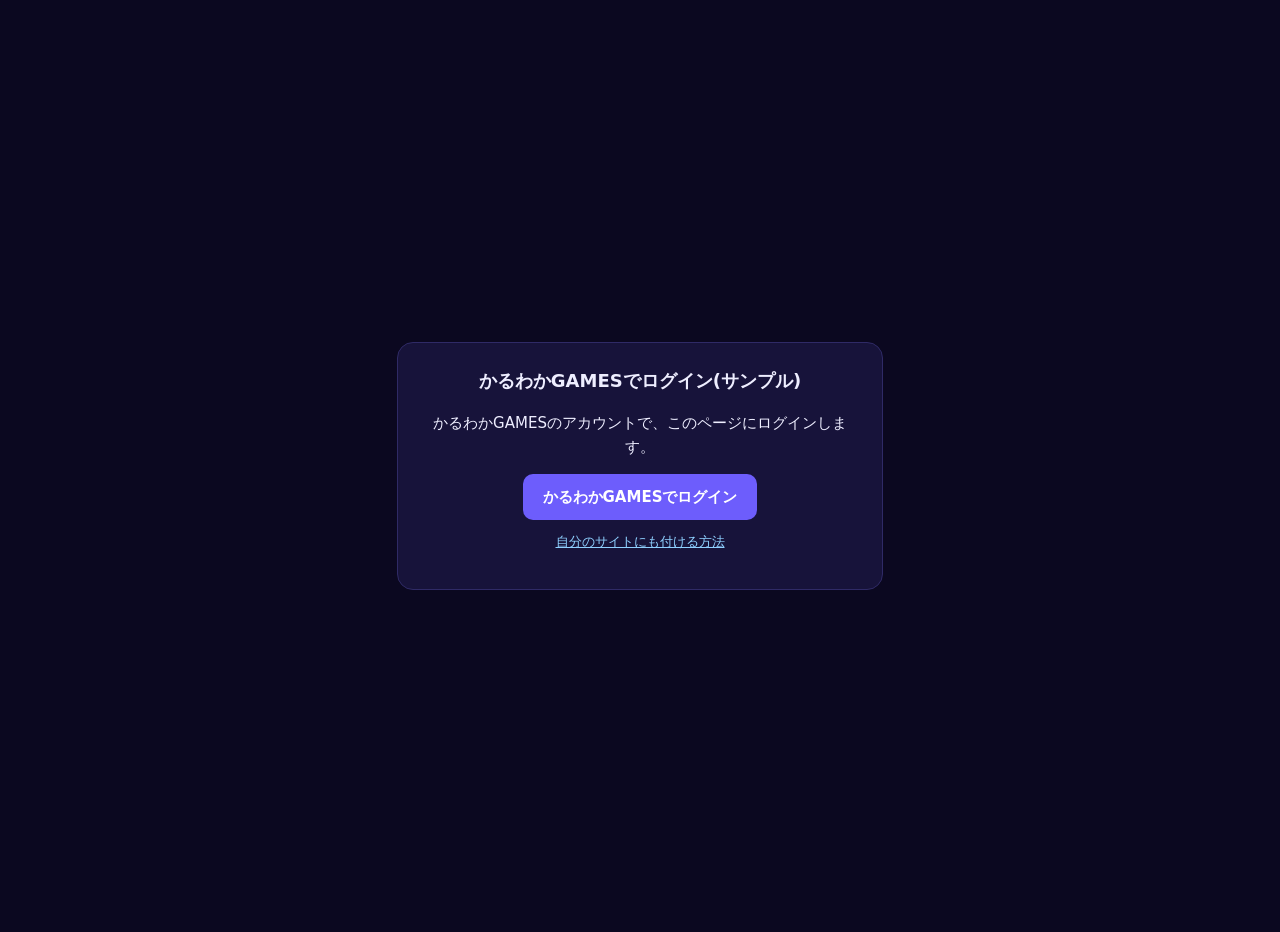
<file: oauth-demo.html>
<!doctype html>
<html lang="ja">
<head>
<meta charset="utf-8">
<meta name="viewport" content="width=device-width, initial-scale=1">
<meta name="robots" content="noindex">
<title>かるわかGAMESでログイン(サンプル)</title>
<style>
  body { margin: 0; min-height: 100vh; display: grid; place-items: center; background: #0b0820; color: #eef; font: 15px/1.6 system-ui, "Yu Gothic UI", sans-serif; padding: 16px; }
  .card { width: 100%; max-width: 440px; background: #17133a; border: 1px solid #2f2a66; border-radius: 16px; padding: 24px 22px; text-align: center; }
  h1 { font-size: 18px; margin: 0 0 12px; }
  button { font: inherit; font-weight: 600; padding: 11px 20px; border-radius: 10px; border: 0; cursor: pointer; background: #6d5dfc; color: #fff; }
  button.sub { background: #2a2557; color: #dde; margin-top: 12px; }
  .me { font-size: 44px; }
  .name { font-size: 20px; font-weight: 700; }
  .muted { color: #99a; font-size: 12.5px; word-break: break-all; }
  .err { color: #fca5a5; }
  a { color: #8fd0ff; }
</style>
</head>
<body>
<main class="card" id="app"><p>読み込み中…</p></main>
<script>
/*
 * 「かるわかGAMESでログイン」のサンプル(認可コードフロー + PKCE)。
 * このファイルをそのままコピーして、CLIENT_ID と REDIRECT_URI を自分のものに変えれば、静的サイトでも使える。
 * 説明は developers.html。
 */
(function () {
  "use strict";
  var CLIENT_ID = "kaoc_demo_app";                                   // developers.html で登録したアプリのID
  var REDIRECT_URI = location.origin + location.pathname;            // 登録した「戻り先」と完全に同じ文字列にする
  var AUTHORIZE = "https://kaikomziu.github.io/game-links/authorize.html";
  var API = "https://kifnzvktwbomxthzvvgy.supabase.co/functions/v1/ka-oauth";
  var app = document.getElementById("app");

  function b64url(buf) {
    var s = ""; new Uint8Array(buf).forEach(function (b) { s += String.fromCharCode(b); });
    return btoa(s).replace(/\+/g, "-").replace(/\//g, "_").replace(/=+$/, "");
  }
  function rand(n) { var a = new Uint8Array(n); crypto.getRandomValues(a); return b64url(a); }
  function put(html) { app.innerHTML = html; }
  function esc(s) { return String(s).replace(/[&<>"']/g, function (c) { return { "&": "&amp;", "<": "&lt;", ">": "&gt;", '"': "&quot;", "'": "&#39;" }[c]; }); }

  // ① ログイン開始: verifier と state を作って保存し、認可画面へ
  async function login() {
    var verifier = rand(48);                       // 43〜128文字
    var state = rand(16);
    sessionStorage.setItem("ka_demo_verifier", verifier);
    sessionStorage.setItem("ka_demo_state", state);
    var challenge = b64url(await crypto.subtle.digest("SHA-256", new TextEncoder().encode(verifier)));
    var u = new URL(AUTHORIZE);
    u.searchParams.set("response_type", "code");
    u.searchParams.set("client_id", CLIENT_ID);
    u.searchParams.set("redirect_uri", REDIRECT_URI);
    u.searchParams.set("state", state);
    u.searchParams.set("code_challenge", challenge);
    u.searchParams.set("code_challenge_method", "S256");
    location.href = u.href;
  }

  // ② 戻ってきたら: state を確かめて、code を access_token に交換 → userinfo
  async function finish(q) {
    var err = q.get("error");
    if (err) return put('<h1>ログインしませんでした</h1><p class="muted">' + esc(err) + '</p><button id="go">もう一度</button>');
    if (q.get("state") !== sessionStorage.getItem("ka_demo_state")) return put('<h1>ログインに失敗</h1><p class="err">state が一致しません(別のタブ・古いページかもしれません)。</p><button id="go">もう一度</button>');
    var verifier = sessionStorage.getItem("ka_demo_verifier");
    sessionStorage.removeItem("ka_demo_verifier"); sessionStorage.removeItem("ka_demo_state");
    history.replaceState(null, "", location.pathname); // code を履歴に残さない
    var body = new URLSearchParams({ grant_type: "authorization_code", code: q.get("code"), redirect_uri: REDIRECT_URI, client_id: CLIENT_ID, code_verifier: verifier || "" });
    var tr = await fetch(API + "/token", { method: "POST", headers: { "Content-Type": "application/x-www-form-urlencoded" }, body: body });
    var t = await tr.json();
    if (!t.access_token) return put('<h1>ログインに失敗</h1><p class="err">' + esc(t.error || "error") + '</p><button id="go">もう一度</button>');
    var ur = await fetch(API + "/userinfo", { headers: { Authorization: "Bearer " + t.access_token } });
    var me = await ur.json();
    // ここで me.sub を「このアプリ内のユーザーID」として使う(ユーザー名や表示名は変わることがある)
    put('<div class="me">' + esc(me.avatar) + '</div><div class="name">' + esc(me.name) + '</div>' +
        '<p class="muted">@' + esc(me.preferred_username) + '<br>sub: ' + esc(me.sub) + '</p>' +
        '<p>ログインできました。</p><button class="sub" id="out">ログアウト(この画面だけ)</button>');
    document.getElementById("out").onclick = function () { location.href = location.pathname; };
  }

  var q = new URLSearchParams(location.search);
  if (q.get("code") || q.get("error")) {
    finish(q).catch(function () { put('<h1>ログインに失敗</h1><p class="err">通信できませんでした。</p><button id="go">もう一度</button>'); bind(); });
  } else {
    put('<h1>かるわかGAMESでログイン(サンプル)</h1><p>かるわかGAMESのアカウントで、このページにログインします。</p><button id="go">かるわかGAMESでログイン</button><p class="muted"><a href="developers.html">自分のサイトにも付ける方法</a></p>');
  }
  function bind() { var g = document.getElementById("go"); if (g) g.onclick = login; }
  bind();
  new MutationObserver(bind).observe(app, { childList: true });
})();
</script>
</body>
</html>
</file>
